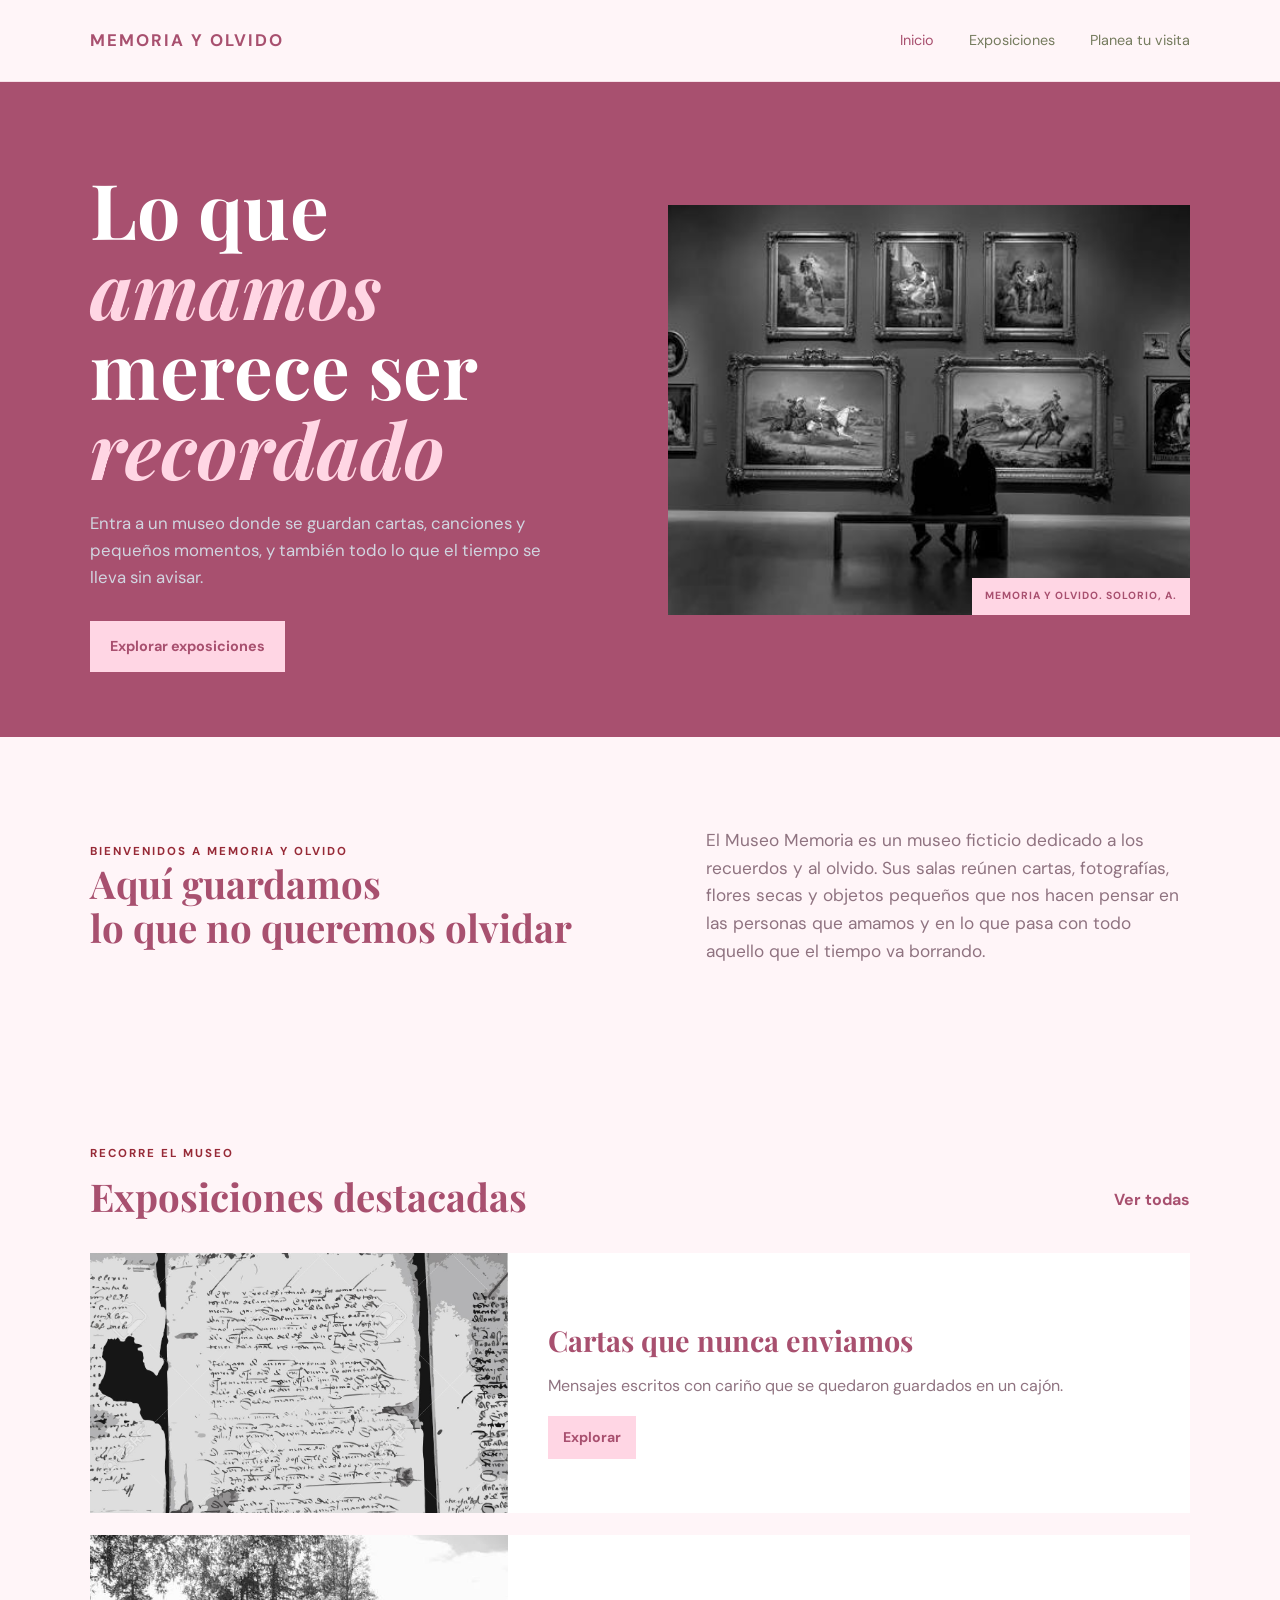
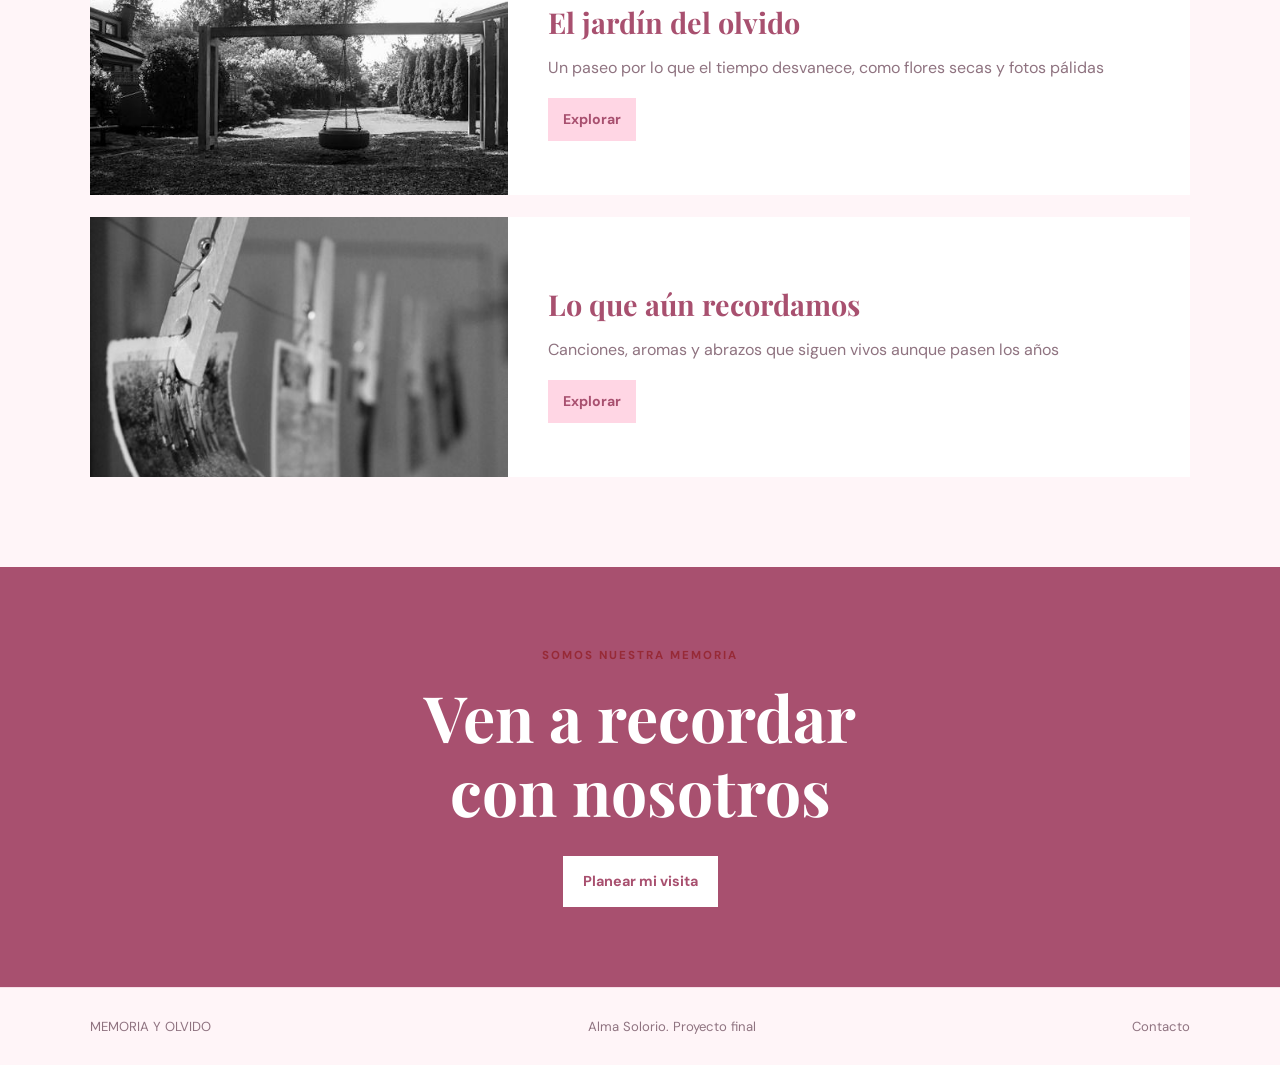
<file: index.html>
<!DOCTYPE html>
    <html lang="es">
        <head>
            <meta charset="UTF-8">
            <meta name="viewport" content="width=device-width, initial-scale=1.0">
            <title>Proyecto Programación Web</title>
            <link rel="stylesheet" href="estilos.css">
        </head>
    <body>
        <header class="encabezado">
            <a class="logo" href="index.html"> MEMORIA Y OLVIDO</a>
            <nav class="menu">
            <a class="activo" href="index.html">Inicio</a>
            <a href="exposiciones.html">Exposiciones</a>
            <a href="visita.html">Planea tu visita</a>
            </nav>
        </header>

  <main>
    <section class="portada">
      <div class="portada-contenido">
         <h1>Lo que <em>amamos</em> merece ser <em> recordado</em></h1>
        <p class="portada-texto">
          Entra a un museo donde se guardan cartas, canciones y pequeños momentos, y también todo lo que el tiempo se lleva sin avisar. </p>
        <a class="boton" href="exposiciones.html">Explorar exposiciones </a>
      </div>
      <div class="portada-imagen">
        <img src="img/portada.jpg" alt="Sala del museo con luz tenue">
        <span class="imagen-nota">MEMORIA Y OLVIDO. SOLORIO, A.</span>
      </div>
    </section>

    <section class="presentacion seccion">
      <div>
        <p class="etiqueta">BIENVENIDOS A MEMORIA Y OLVIDO</p>
        <h2>Aquí guardamos <br> lo que no queremos olvidar</h2>
      </div>
      <p> El Museo Memoria es un museo ficticio dedicado a los recuerdos y al olvido. Sus salas reúnen cartas, fotografías, flores secas y objetos pequeños que nos hacen pensar en las personas que amamos y en lo que pasa con todo aquello que el tiempo va borrando.</p>
    </section>

    <section class="destacadas seccion">
      <div class="encabezado-seccion">
        <div><p class="etiqueta">RECORRE EL MUSEO</p><h2>Exposiciones destacadas</h2></div>
        <a class="enlace" href="exposiciones.html">Ver todas</a>
      </div>
      <div class="tarjetas">
        <article class="tarjeta">
          <img src="img/cartas-antiguas.jpg" alt="Cartas antiguas atadas con un listón">
          <div class="tarjeta-info">
            <h3>Cartas que nunca enviamos</h3>
            <p>Mensajes escritos con cariño que se quedaron guardados en un cajón.</p>
            <a href="galeria1.html">Explorar </a>
         </div>
        </article>

        <article class="tarjeta">
          <img src="img/img1.jpg" alt="Flores y pasto en un jardín">
          <div class="tarjeta-info">
            <h3>El jardín del olvido</h3>
            <p> Un paseo por lo que el tiempo desvanece, como flores secas y fotos pálidas</p>
            <a href="galeria2.html">Explorar </a>
          </div>
        </article>

        <article class="tarjeta">
          <img src="img/recuerdos.jpg" alt="Disco de vinilo y objetos de recuerdo">
          <div class="tarjeta-info">
            <h3>Lo que aún recordamos</h3>
            <p> Canciones, aromas y abrazos que siguen vivos aunque pasen los años</p>
            <a href="galeria3.html">Explorar </a>
          </div>
        </article>
      </div>
    </section>

    <section class="franja">
      <p class="etiqueta">SOMOS NUESTRA MEMORIA</p>
      <h2>Ven a recordar<br>con nosotros</h2>
      <a class="boton boton-claro" href="visita.html">Planear mi visita</a>
    </section>
  </main>

    <footer class="pie">
      <p>MEMORIA Y OLVIDO</p>
        <p> Alma Solorio. Proyecto final</p>
        <a href="visita.html#contacto">Contacto</a>
    </footer>

    </body>
</html>
</file>
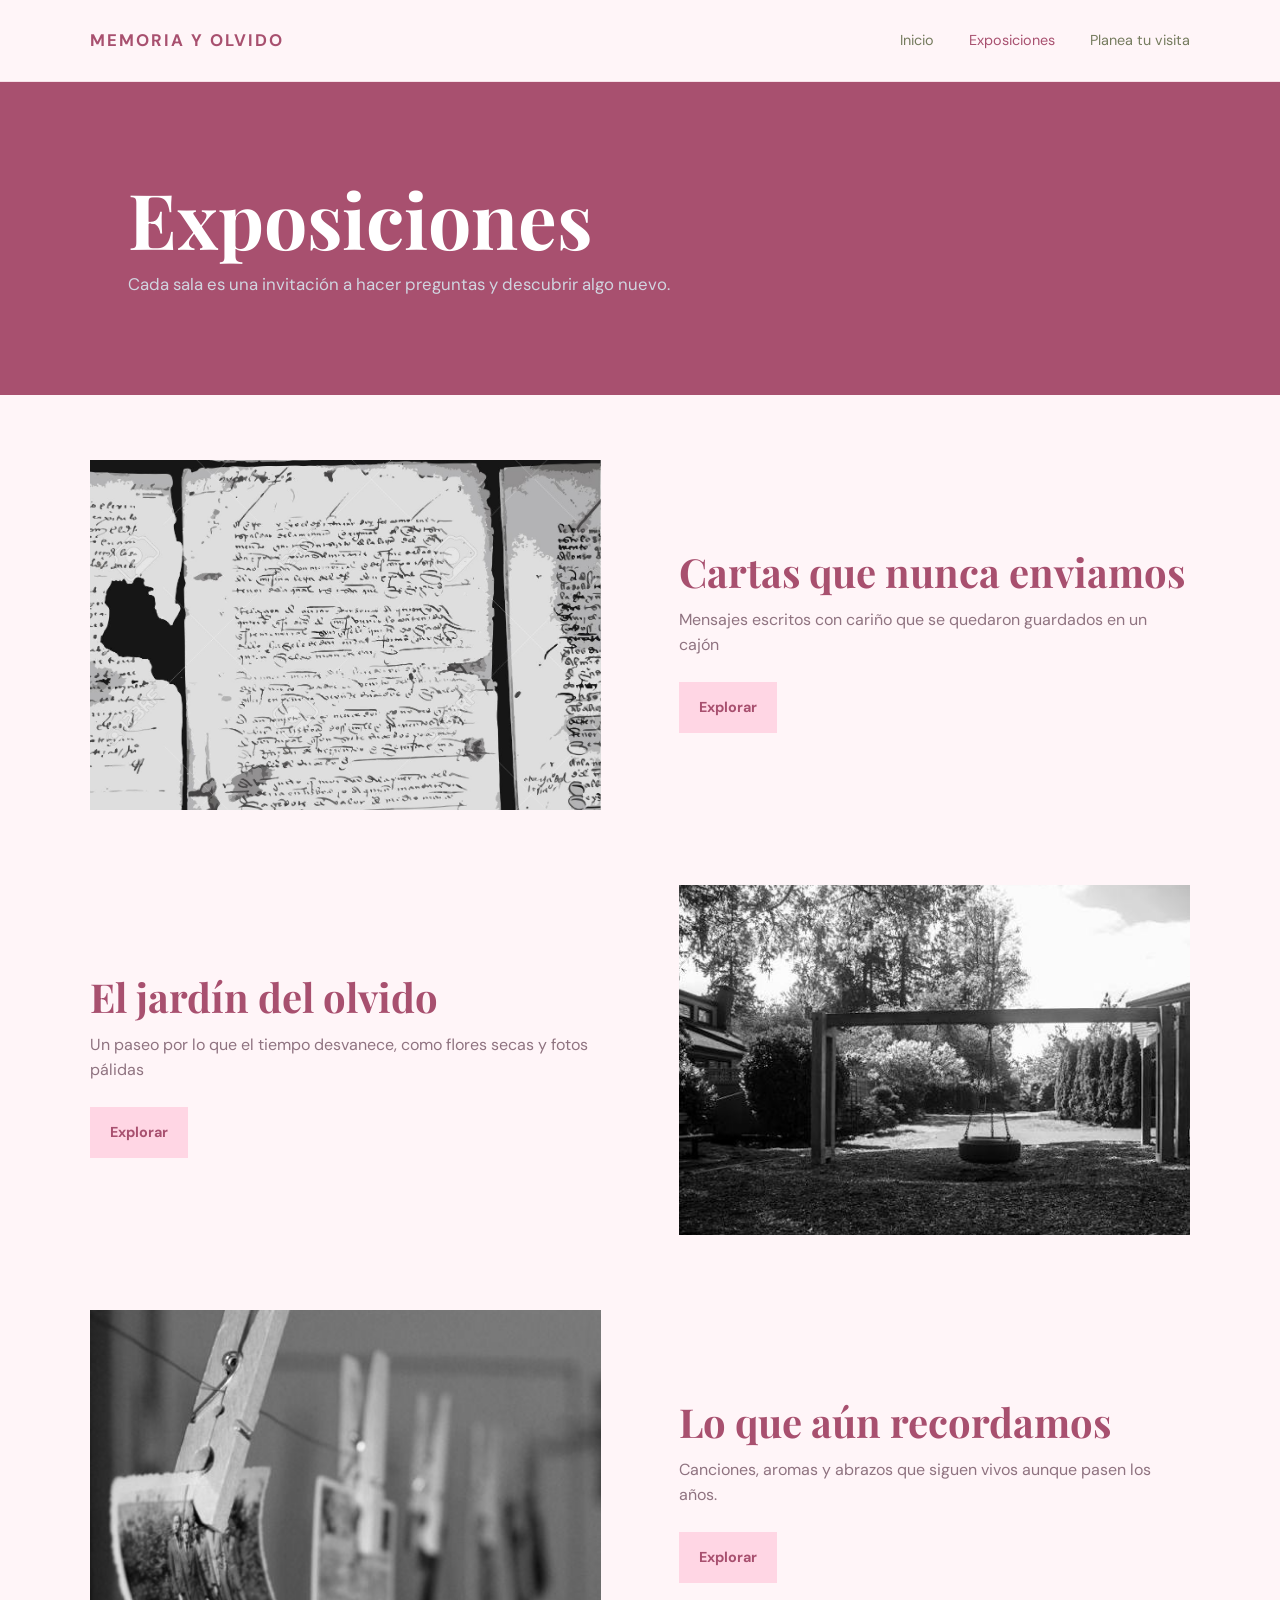
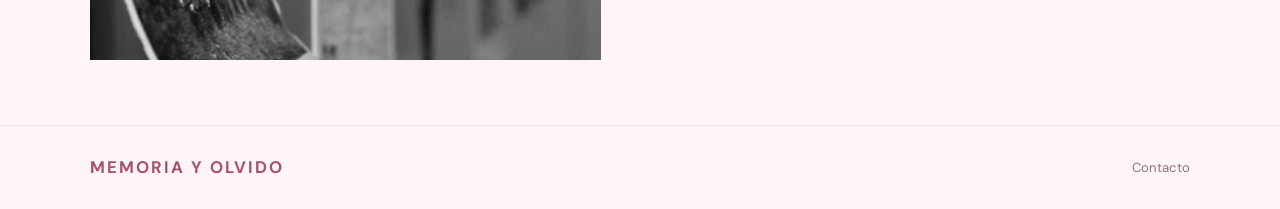
<file: exposiciones.html>
<!DOCTYPE html>
  <html lang="es">
    <head>
      <meta charset="UTF-8">
      <meta name="viewport" content="width=device-width, initial-scale=1.0">
      <title>Exposiciones</title>
      <link rel="stylesheet" href="estilos.css">
    </head>

  <body>

  <header class="encabezado">
    <a class="logo" href="index.html"> MEMORIA Y OLVIDO</a>
    <nav class="menu">
      <a href="index.html">Inicio</a>
      <a class="activo" href="exposiciones.html">Exposiciones</a>
      <a href="visita.html">Planea tu visita</a>
    </nav>
  </header>

  <main>
    <section class="portada-interior">
      <h1>Exposiciones</h1>
      <p>Cada sala es una invitación a hacer preguntas y descubrir algo nuevo.</p>
    </section>

    <section class="lista-exposiciones seccion">
      <article class="exposicion">
        <img src="img/cartas-antiguas.jpg" alt="Cartas antiguas atadas con un listón">
        <div>
          <h2>Cartas que nunca enviamos</h2>
          <p>Mensajes escritos con cariño que se quedaron guardados en un cajón</p>
          <a class="boton" href="galeria1.html">Explorar </a>
        </div>
      </article>

      <article class="exposicion exposicion-inversa">
        <img src="img/img1.jpg" alt="Flores y pasto en un jardín">
        <div>
          <h2>El jardín del olvido</h2>
          <p>Un paseo por lo que el tiempo desvanece, como flores secas y fotos pálidas</p>
          <a class="boton" href="galeria2.html">Explorar </a>
        </div>
      </article>

      <article class="exposicion">
        <img src="img/recuerdos.jpg" alt="Disco de vinilo y objetos de recuerdo">
        <div>
          <h2>Lo que aún recordamos</h2>
          <p> Canciones, aromas y abrazos que siguen vivos aunque pasen los años.</p>
          <a class="boton" href="galeria3.html">Explorar </a>
        </div>
      </article>
    </section>

  </main>

    <footer class="pie">
      <a class="logo" href="index.html">MEMORIA Y OLVIDO</a>
      <a href="visita.html#contacto">Contacto</a>
    </footer>
  
  </body>
</html>
</file>
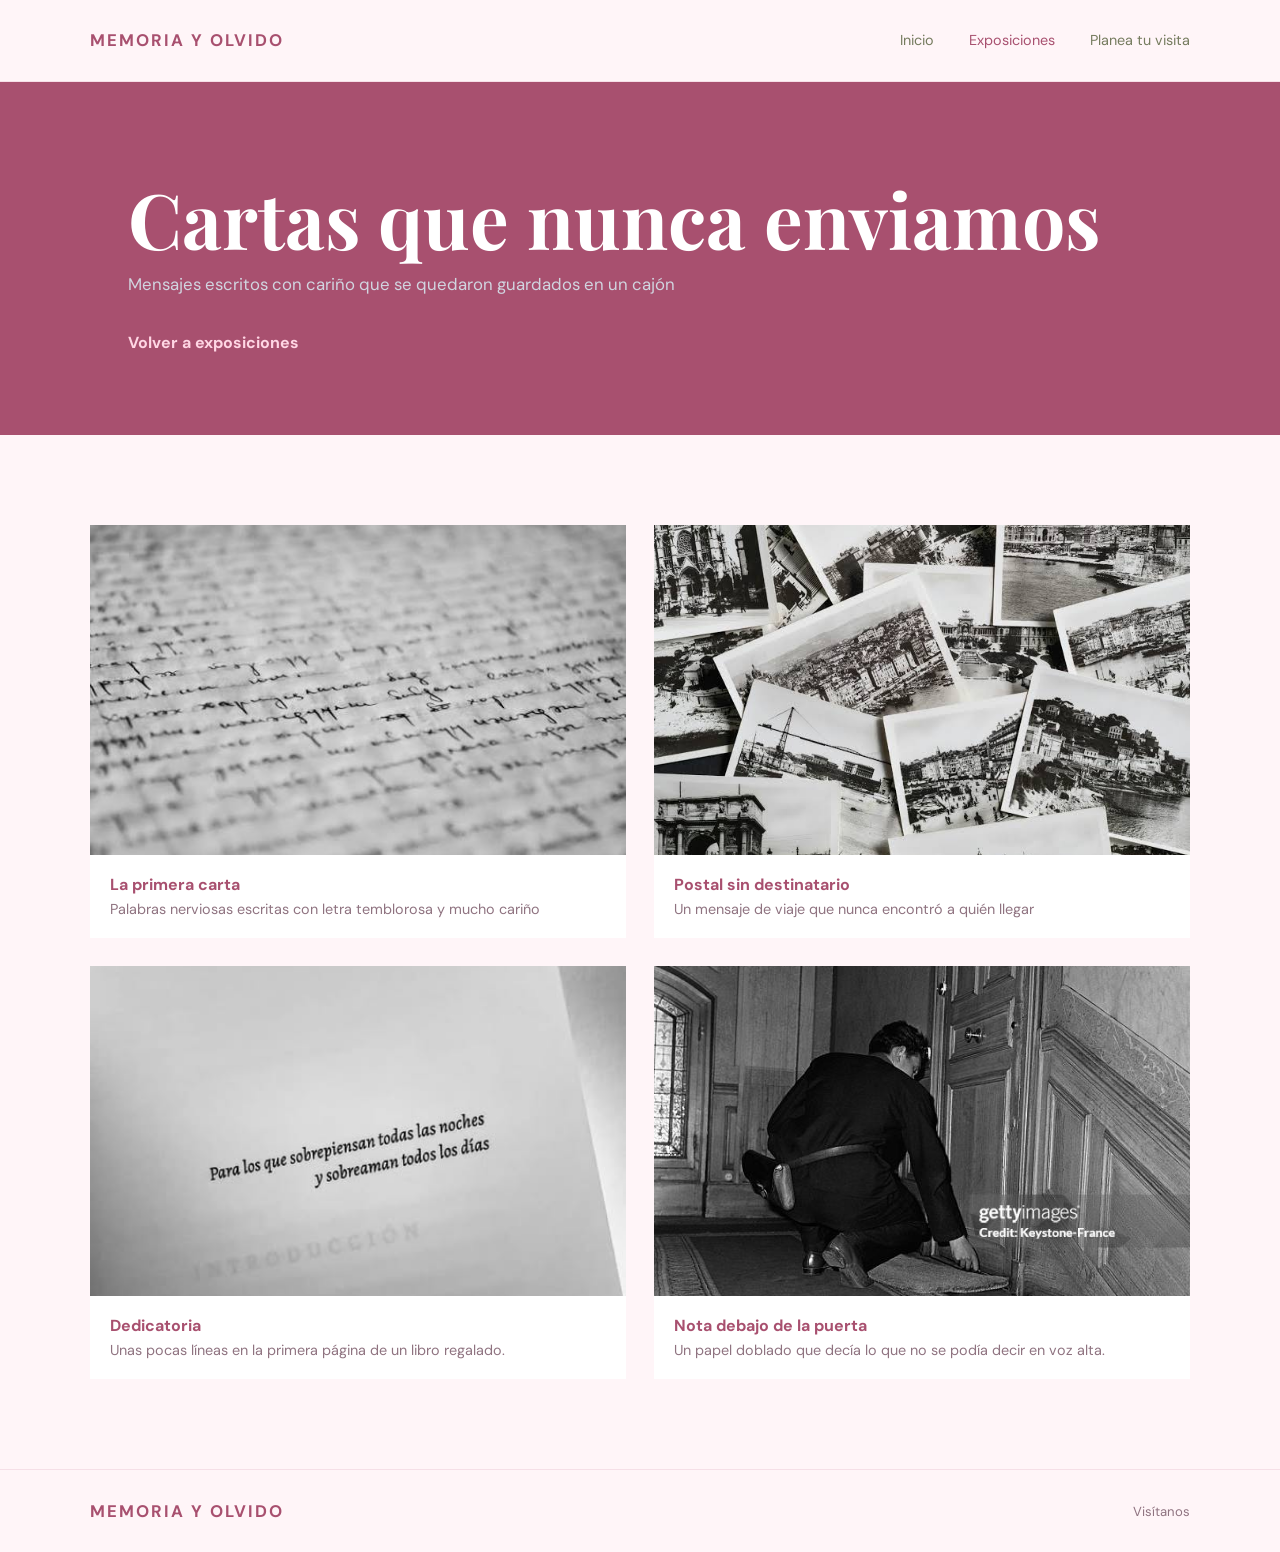
<file: galeria1.html>
<!DOCTYPE html>
    <html lang="es">
        <head>
            <meta charset="UTF-8">
            <meta name="viewport" content="width=device-width, initial-scale=1.0">
            <title>Galería: Cartas que nunca enviamos</title>
            <link rel="stylesheet" href="estilos.css">
        </head>
    <body>
        <header class="encabezado">
            <a class="logo" href="index.html">MEMORIA Y OLVIDO</a>
            <nav class="menu">
                <a href="index.html">Inicio</a>
                <a class="activo" href="exposiciones.html">Exposiciones</a>
                <a href="visita.html">Planea tu visita</a>
            </nav>
        </header>

    <main>
        <section class="portada-interior">
            <h1>Cartas que nunca enviamos</h1>
            <p>Mensajes escritos con cariño que se quedaron guardados en un cajón</p>
            <a class="enlace" href="exposiciones.html"> Volver a exposiciones</a>
        </section>

    <section class="galeria seccion">
    <figure>
        <img src="img/carta-primera.jpg" alt="Una carta escrita a mano"><figcaption>
        <strong>La primera carta</strong>
        <br> Palabras nerviosas escritas con letra temblorosa y mucho cariño</figcaption>
    </figure>

     <figure>
        <img src="img/postal.jpg" alt="Postal antigua sin destinatario"><figcaption>
        <strong>Postal sin destinatario</strong>
        <br> Un mensaje de viaje que nunca encontró a quién llegar</figcaption>
    </figure>

     <figure>
        <img src="img/dedicatoria.jpg" alt="Libro abierto con una dedicatoria"><figcaption>
        <strong>Dedicatoria</strong>
        <br> Unas pocas líneas en la primera página de un libro regalado.</figcaption>
    </figure>

     <figure>
        <img src="img/nota-puerta.jpg" alt="Papel doblado debajo de una puerta"><figcaption>
        <strong>Nota debajo de la puerta</strong>
        <br>Un papel doblado que decía lo que no se podía decir en voz alta.</figcaption>
    </figure>

     </section>
</main>

<footer class="pie">
    <a class="logo" href="index.html">MEMORIA Y OLVIDO</a>
    <a href="visita.html">Visítanos</a>
</footer>
</body>
</html>
</file>
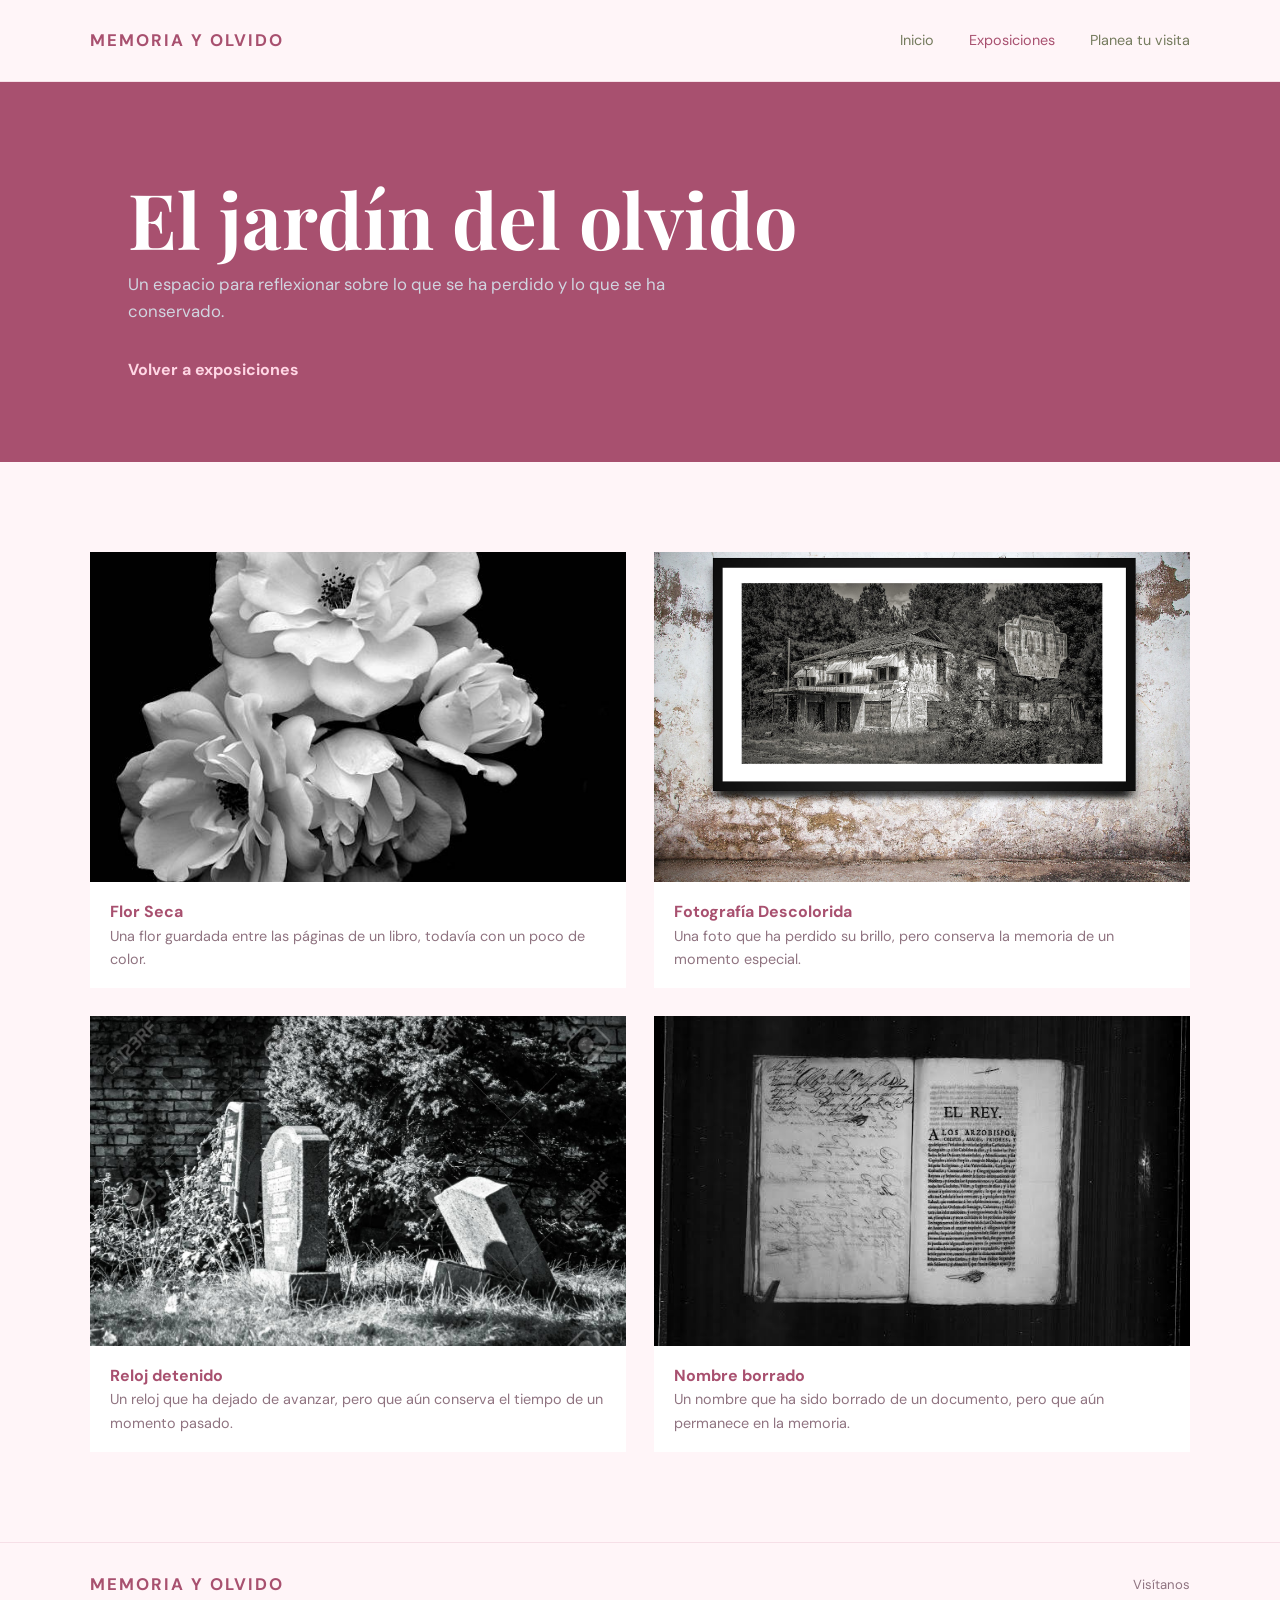
<file: galeria2.html>
<!DOCTYPE html>
<html lang="es">

<head>
    <meta charset="UTF-8">
    <meta name="viewport" content="width=device-width, initial-scale=1.0">
    <title>Galería: El jardín del olvido</title>
    <link rel="stylesheet" href="estilos.css">
</head>

<body>
    <header class="encabezado">
        <a class="logo" href="index.html">MEMORIA Y OLVIDO</a>
        <nav class="menu">
            <a href="index.html">Inicio</a>
            <a class="activo" href="exposiciones.html">Exposiciones</a>
            <a href="visita.html">Planea tu visita</a>
        </nav>
    </header>

    <main>
        <section class="portada-interior">
            <h1>El jardín del olvido</h1>
            <p>Un espacio para reflexionar sobre lo que se ha perdido y lo que se ha conservado.</p>
            <a class="enlace" href="exposiciones.html">Volver a exposiciones</a>
        </section>

        <section class="galeria seccion">
            <figure>
                <img src="img/flor-seca.jpg" alt="Flor seca entre las páginas de un libro">
                <figcaption>
                    <strong>Flor Seca</strong>
                    <br> Una flor guardada entre las páginas de un libro, todavía con un poco de color.                </figcaption>
            </figure>

            <figure>
                <img src="img/foto-descolorida.jpg" alt="Fotografía antigua descolorida">
                <figcaption>
                    <strong>Fotografía Descolorida</strong>
                    <br> Una foto que ha perdido su brillo, pero conserva la memoria de un momento especial.
                </figcaption>
            </figure>

            <figure>
                <img src="img/reloj-detenido.jpg" alt="Reloj antiguo detenido">
                <figcaption>
                    <strong>Reloj detenido</strong>
                    <br> Un reloj que ha dejado de avanzar, pero que aún conserva el tiempo de un momento pasado.
                </figcaption>
            </figure>

            <figure>
                <img src="img/nombre-borrado.jpg" alt="Documento con un nombre borrado">
                <figcaption>
                    <strong>Nombre borrado</strong>
                    <br> Un nombre que ha sido borrado de un documento, pero que aún permanece en la memoria.
                </figcaption>
            </figure>
        </section>
    </main>

    <footer class="pie">
        <a class="logo" href="index.html">MEMORIA Y OLVIDO</a>
        <a href="visita.html">Visítanos</a>
    </footer>
</body>

</html>
</file>
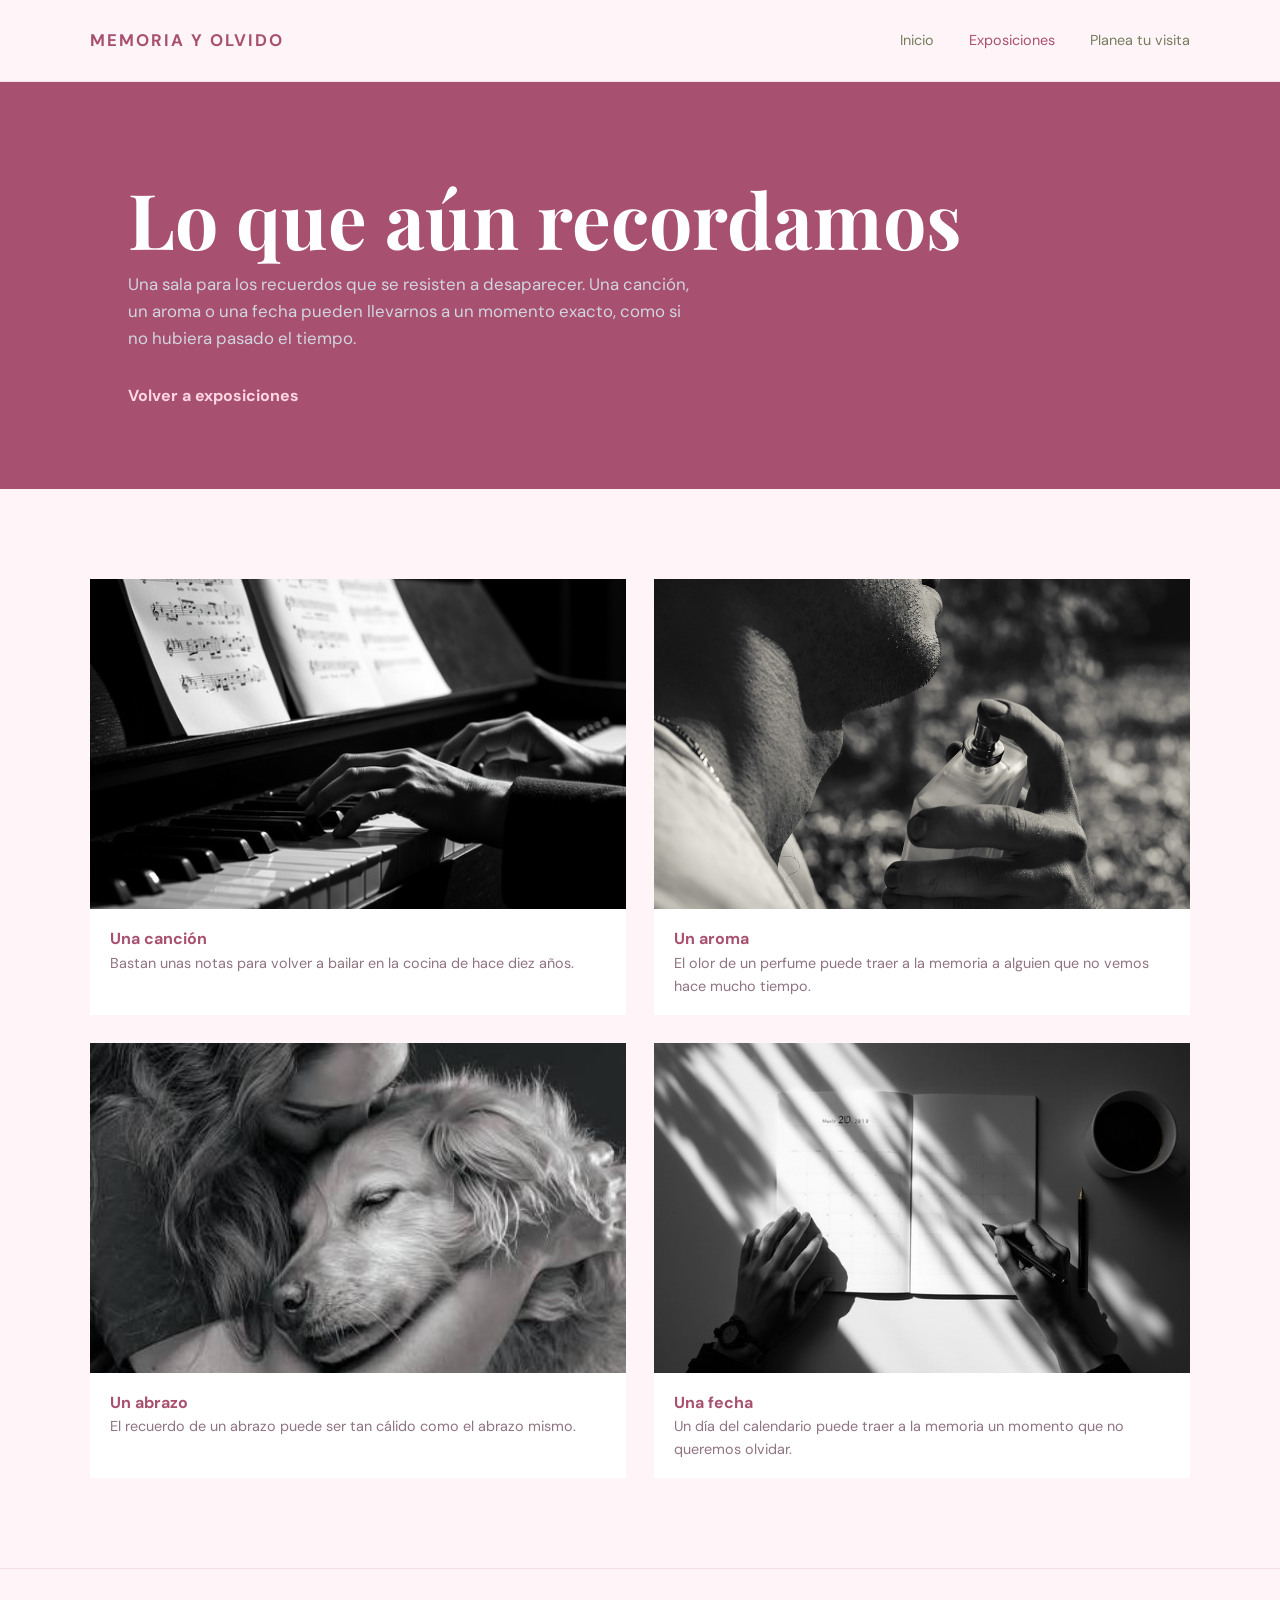
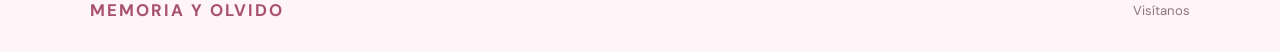
<file: galeria3.html>
<!DOCTYPE html>
<html lang="es">

<head>
    <meta charset="UTF-8">
    <meta name="viewport" content="width=device-width, initial-scale=1.0">
    <title>Galería: Lo que aún recordamos</title>
    <link rel="stylesheet" href="estilos.css">
</head>

<body>

    <header class="encabezado">
        <a class="logo" href="index.html">MEMORIA Y OLVIDO</a>

        <nav class="menu">
            <a href="index.html">Inicio</a>
            <a class="activo" href="exposiciones.html">Exposiciones</a>
            <a href="visita.html">Planea tu visita</a>
        </nav>
    </header>

    <main>

        <section class="portada-interior">

            <h1>Lo que aún recordamos</h1>
            <p> Una sala para los recuerdos que se resisten a desaparecer. Una canción, un aroma o una fecha pueden llevarnos a un momento exacto, como si no hubiera pasado el tiempo.</p>
            <a class="enlace" href="exposiciones.html"> Volver a exposiciones</a>
        </section>

        <section class="galeria seccion">

            <figure>
                <img src="img/cancion.jpg" alt="Disco de vinilo girando">
                <figcaption>
                    <strong>Una canción</strong>
                    <br>Bastan unas notas para volver a bailar en la cocina de hace diez años.
                </figcaption>
            </figure>

            <figure>
                <img src="img/aroma.jpg" alt="Frasco de perfume">
                <figcaption>
                    <strong>Un aroma</strong>
                    <br>El olor de un perfume puede traer a la memoria a alguien que no vemos hace mucho tiempo.
                </figcaption>
            </figure>

            <figure>
                <img src="img/abrazo.jpg" alt="Dos personas abrazándose">
                <figcaption>
                    <strong>Un abrazo</strong>
                    <br>El recuerdo de un abrazo puede ser tan cálido como el abrazo mismo.
                </figcaption>
            </figure>

            <figure>
                <img src="img/calendario.jpg" alt="Calendario con una fecha marcada">
                <figcaption>
                    <strong>Una fecha</strong>
                    <br>Un día del calendario puede traer a la memoria un momento que no queremos olvidar.
                </figcaption>
            </figure>
        </section>

    </main>

    <footer class="pie">
        <a class="logo" href="index.html">MEMORIA Y OLVIDO</a>
        <a href="visita.html">Visítanos</a>
    </footer>

</body>
</html>
</file>
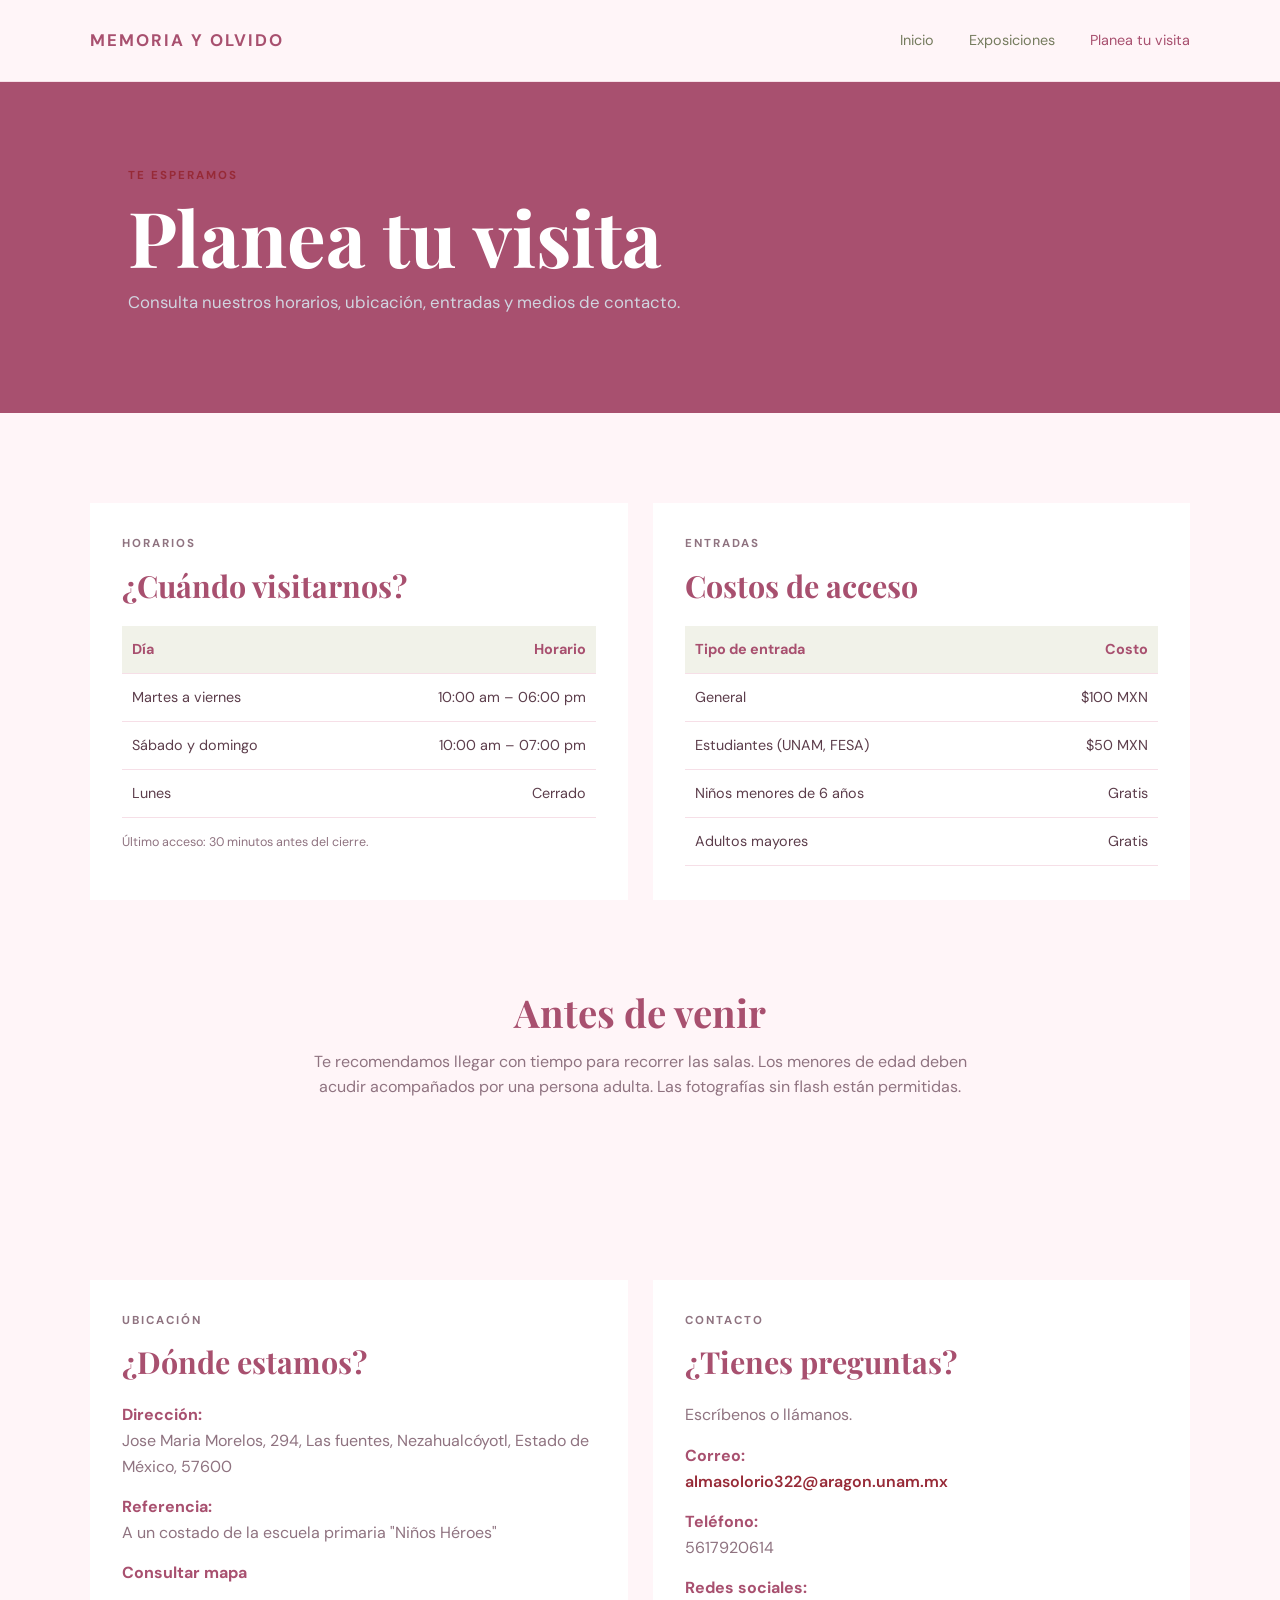
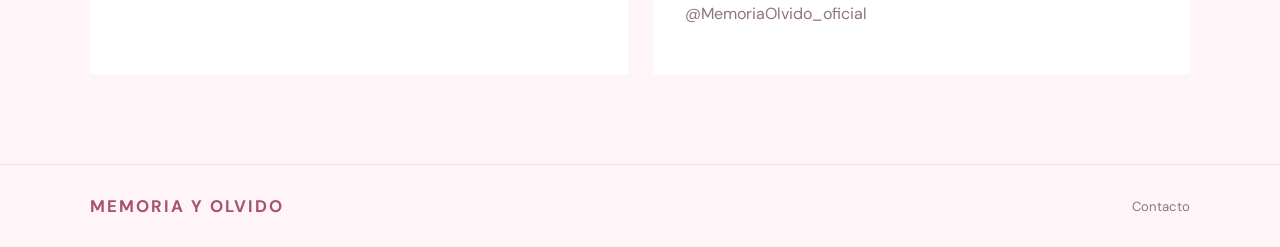
<file: visita.html>
<!DOCTYPE html>
<html lang="es">

<head>
    <meta charset="UTF-8">
    <meta name="viewport" content="width=device-width, initial-scale=1.0">
    <title>Planea tu visita </title>
    <link rel="stylesheet" href="estilos.css">
</head>

<body>
    <header class="encabezado">
        <a class="logo" href="index.html">MEMORIA Y OLVIDO</a>
        <nav class="menu">
            <a href="index.html">Inicio</a>
            <a href="exposiciones.html">Exposiciones</a>
            <a class="activo" href="visita.html">Planea tu visita</a>
        </nav>
    </header>

    <main>
        <section class="portada-interior">
            <p class="etiqueta">TE ESPERAMOS</p>
            <h1>Planea tu visita</h1>
            <p>Consulta nuestros horarios, ubicación, entradas y medios de contacto.</p>
        </section>

        <section class="datos-visita seccion">
            <article class="ficha">
                <p class="etiqueta">HORARIOS</p>
                <h2>¿Cuándo visitarnos?</h2>
                <table>
                    <thead>
                        <tr>
                            <th>Día</th>
                            <th>Horario</th>
                        </tr>
                    </thead>
                    <tbody>
                        <tr>
                            <td>Martes a viernes</td>
                            <td>10:00 am – 06:00 pm</td>
                        </tr>
                        <tr>
                            <td>Sábado y domingo</td>
                            <td>10:00 am – 07:00 pm</td>
                        </tr>
                        <tr>
                            <td>Lunes</td>
                            <td>Cerrado</td>
                        </tr>
                    </tbody>
                </table>
                <p class="nota">Último acceso: 30 minutos antes del cierre.</p>
            </article>

            <article class="ficha">
                <p class="etiqueta">ENTRADAS</p>
                <h2>Costos de acceso</h2>
                <table>
                    <thead>
                        <tr>
                            <th>Tipo de entrada</th>
                            <th>Costo</th>
                        </tr>
                    </thead>
                    <tbody>
                        <tr>
                            <td>General</td>
                            <td>$100 MXN</td>
                        </tr>
                        <tr>
                            <td>Estudiantes (UNAM, FESA)</td>
                            <td>$50 MXN</td>
                        </tr>
                        <tr>
                            <td>Niños menores de 6 años</td>
                            <td>Gratis</td>
                        </tr>
                        <tr>
                            <td>Adultos mayores</td>
                            <td>Gratis</td>
                        </tr>
                    </tbody>
                </table>
            </article>
        </section>

        <section class="aviso seccion" style="text-align: center;">
            <h2>Antes de venir</h2>
            <p style="margin-left: auto; margin-right: auto;">Te recomendamos llegar con tiempo para recorrer las salas. Los menores de edad deben acudir acompañados por una persona adulta. Las fotografías sin flash están permitidas.</p>
        </section>

        <section class="datos-visita seccion">
            <article class="ficha">
                <p class="etiqueta">UBICACIÓN</p>
                <h2>¿Dónde estamos?</h2>
                <p>
                    <strong>Dirección:</strong>
                    <br> Jose Maria Morelos, 294, Las fuentes, Nezahualcóyotl, Estado de México, 57600
                </p>
                <p>
                    <strong>Referencia:</strong>
                    <br> A un costado de la escuela primaria "Niños Héroes"
                </p>
                <a class="enlace" href="https://share.google/sugJ0dqL1CU2FPkge" target="_blank" rel="noopener">Consultar mapa </a>
            </article>

            <article class="ficha" id="contacto">
                <p class="etiqueta">CONTACTO</p>
                <h2>¿Tienes preguntas?</h2>
                <p>Escríbenos o llámanos.</p>
                <p>
                    <strong>Correo:</strong>
                    <br>
                    <a href="mailto:almasolorio322@aragon.unam.mx">almasolorio322@aragon.unam.mx</a>
                </p>
                <p>
                    <strong>Teléfono:</strong>
                    <br>
                    5617920614
                </p>
                <p>
                    <strong>Redes sociales:</strong>
                    <br>
                    @MemoriaOlvido_oficial
                </p>
            </article>
        </section>
    </main>

    <footer class="pie">
        <a class="logo" href="index.html">MEMORIA Y OLVIDO</a>
        <a href="#contacto">Contacto</a>
    </footer>
</body>

</html>
</file>
<file: estilos.css>
@import url('https://fonts.googleapis.com/css2?family=DM+Sans:wght@400;500;600;700&family=Playfair+Display:ital,wght@0,600;0,700;1,600;1,700&display=swap');

:root {
    --fondo: #fff5f8; 
    --texto: #5c3d4b;    
    --vino: #a8506f;     
    --acento: #ffd6e4;   
    --gris: #8f7380;     
    --blanco: #fff;
    --linea: #f6dfe7;   
}

* {
    box-sizing: border-box;
    margin: 0;
    padding: 0;
}

html {
    scroll-behavior: smooth;
}

body {
    font-family: 'DM Sans', sans-serif;
    background: var(--fondo);
    color: var(--texto);
    line-height: 1.6;
}

a {
    color: inherit;
    text-decoration: none;
}

.encabezado {
    height: 82px;
    padding: 0 7%;
    display: flex;
    align-items: center;
    justify-content: space-between;
    background: var(--fondo);
    border-bottom: 1px solid var(--linea);
}

.logo {
    font-size: 1.05rem;
    font-weight: 700;
    letter-spacing: 2px;
    color: var(--vino);
}

.icono-logo {
    color: #972a37;
    font-size: 1.4rem;
    margin-right: 7px;
}

.menu {
    display: flex;
    gap: 35px;
}

.menu a {
    font-size: .9rem;
    color: #757b5e;
    padding: 9px 0;
}

.menu a:hover,
.menu a.activo {
    color: var(--vino);
}

.portada {
    min-height: 570px;
    background: var(--vino);
    color: white;
    display: grid;
    grid-template-columns: 1fr 1fr;
    align-items: center;
    padding: 65px 7%;
    gap: 55px;
}

.portada-contenido {
    max-width: 560px;
}

.etiqueta,
.numero {
    font-size: .72rem;
    letter-spacing: 2px;
    font-weight: 700;
    color: #972a37;
}

.portada h1,
.portada-interior h1 {
    font-family: 'Playfair Display', serif;
    font-size: clamp(3.2rem, 6vw, 5.5rem);
    line-height: 1.04;
    margin: 22px 0;
}

.portada h1 em {
    color: var(--acento);
}

.portada-texto {
    color: #d1d5e0;
    max-width: 470px;
    font-size: 1.05rem;
    margin-bottom: 30px;
}

.boton {
    display: inline-flex;
    gap: 30px;
    align-items: center;
    background: var(--acento);
    color: var(--vino);
    padding: 14px 20px;
    font-weight: 700;
    font-size: .9rem;
    transition: .2s;
}

.boton span {
    font-size: 1.25rem;
}

.boton-claro {
    background: white;
}

.portada-imagen {
    height: 410px;
    position: relative;
}

.portada-imagen img {
    width: 100%;
    height: 100%;
    object-fit: cover;
}

.imagen-nota {
    position: absolute;
    bottom: 0;
    right: 0;
    background: var(--acento);
    color: var(--vino);
    font-size: .65rem;
    font-weight: 700;
    letter-spacing: 1px;
    padding: 10px 13px;
}

.seccion {
    padding: 90px 7%;
}

.presentacion {
    display: grid;
    grid-template-columns: 1fr 1fr;
    gap: 12%;
    align-items: center;
}

h2 {
    font-family: 'Playfair Display', serif;
    font-size: clamp(2rem, 3vw, 3rem);
    line-height: 1.15;
    color: var(--vino);
}

.presentacion p:last-child {
    font-size: 1.08rem;
    color: var(--gris);
    max-width: 570px;
}

.encabezado-seccion {
    display: flex;
    justify-content: space-between;
    align-items: end;
    margin-bottom: 35px;
}

.encabezado-seccion h2 {
    margin-top: 10px;
}

.enlace {
    font-weight: 700;
    color: var(--vino);
    padding-bottom: 5px;
}

.enlace span {
    margin-left: 12px;
}

.tarjetas {
    display: flex;
    flex-direction: column;
    gap: 22px;
}

.tarjeta {
    background: white;
    display: flex;
    align-items: stretch;
    width: 100%;
}

.tarjeta img {
    width: 38%;
    height: 260px;
    object-fit: cover;
    display: block;
}

.tarjeta-info {
    padding: 30px 40px;
    display: flex;
    flex-direction: column;
    justify-content: center;
}

.tarjeta-info h3 {
    font-family: 'Playfair Display', serif;
    font-size: 1.8rem;
    color: var(--vino);
    margin: 10px 0;
}

.tarjeta-info p {
    color: var(--gris);
    font-size: 1rem;
    max-width: 600px;
    margin-bottom: 18px;
}

.tarjeta-info a {
    font-size: .88rem;
    font-weight: 700;
    color: #a8506f;
    background: var(--acento);
    width: fit-content;
    display: inline-block;
    padding: 10px 15px;
}

.franja {
    background: var(--vino);
    color: white;
    text-align: center;
    padding: 80px 20px;
}

.franja h2 {
    color: white;
    font-size: clamp(2.5rem, 5vw, 4rem);
    margin: 15px 0 28px;
}

.pie {
    padding: 28px 7%;
    display: flex;
    align-items: center;
    justify-content: space-between;
    gap: 20px;
    border-top: 1px solid var(--linea);
    font-size: .82rem;
    color: var(--gris);
}

.pie p {
    margin: 0;
}

.portada-interior {
    background: var(--vino);
    color: white;
    padding: 85px 10% 75px;
}

.portada-interior h1 {
    font-size: clamp(3rem, 6vw, 5rem);
    margin: 12px 0;
}

.portada-interior > p:not(.etiqueta) {
    color: #d1d5e0;
    max-width: 570px;
    font-size: 1.05rem;
    margin-bottom: 22px;
}

.portada-interior .enlace {
    color: var(--acento);
    display: inline-block;
    margin-top: 10px;
}

.lista-exposiciones {
    padding-top: 65px;
    padding-bottom: 65px;
}

.exposicion {
    display: grid;
    grid-template-columns: 1fr 1fr;
    gap: 7%;
    align-items: center;
    margin-bottom: 75px;
}

.exposicion:last-child {
    margin-bottom: 0;
}

.exposicion img {
    width: 100%;
    height: 350px;
    object-fit: cover;
}

.exposicion h2 {
    font-size: 2.5rem;
    margin: 12px 0;
}

.exposicion p {
    color: var(--gris);
    margin-bottom: 24px;
    max-width: 540px;
}

.exposicion-inversa img {
    order: 2;
}

.galeria {
    display: grid;
    grid-template-columns: repeat(2, 1fr);
    gap: 28px;
}

.galeria figure {
    background: white;
}

.galeria img {
    width: 100%;
    height: 330px;
    object-fit: cover;
    display: block;
}

.galeria figcaption {
    padding: 17px 20px;
    color: var(--gris);
    font-size: .9rem;
}

.galeria figcaption strong {
    color: var(--vino);
    font-size: 1rem;
}

.datos-visita {
    display: grid;
    grid-template-columns: repeat(2, 1fr);
    gap: 25px;
}

.ficha {
    background: white;
    padding: 32px;
}

.ficha h2 {
    font-size: 1.9rem;
    margin: 12px 0 22px;
}

.ficha p {
    color: var(--gris);
    margin-bottom: 15px;
}

.ficha strong {
    color: var(--vino);
}

.ficha a:not(.enlace) {
    color: #972a37;
    font-weight: 600;
}

table {
    width: 100%;
    border-collapse: collapse;
    text-align: left;
    font-size: .9rem;
}

th {
    color: var(--vino);
    font-weight: 700;
    background: #f1f2e9;
}

th,
td {
    padding: 12px 10px;
    border-bottom: 1px solid var(--linea);
}

td:last-child,
th:last-child {
    text-align: right;
    white-space: nowrap;
}

.nota {
    font-size: .78rem;
    margin-top: 15px;
}

.aviso {
    padding-top: 0;
}

.aviso p {
    color: var(--gris);
    max-width: 700px;
    margin-top: 15px;
}

@media (max-width: 800px) {

    .encabezado {
        height: auto;
        min-height: 75px;
        padding: 18px 5%;
        align-items: flex-start;
        gap: 15px;
        flex-direction: column;
    }

    .menu {
        gap: 20px;
        flex-wrap: wrap;
    }

    .portada {
        grid-template-columns: 1fr;
        padding: 55px 7%;
        gap: 35px;
    }

    .portada-imagen {
        height: 300px;
    }

    .presentacion {
        grid-template-columns: 1fr;
        gap: 25px;
    }

    .exposicion {
        grid-template-columns: 1fr;
        gap: 25px;
    }

    .exposicion-inversa img {
        order: 0;
    }

    .datos-visita {
        grid-template-columns: 1fr;
    }

    .pie {
        flex-wrap: wrap;
    }
}

@media (max-width: 560px) {

    .galeria {
        grid-template-columns: 1fr;
    }

    .tarjeta {
        flex-direction: column;
    }

    .tarjeta img {
        width: 100%;
        height: 220px;
    }

    .tarjeta-info {
        padding: 22px;
    }

    .seccion {
        padding: 60px 6%;
    }

    .portada-interior {
        padding: 65px 6%;
    }

    .galeria img {
        height: 260px;
    }

    .exposicion img {
        height: 260px;
    }

    .encabezado-seccion {
        align-items: flex-start;
        gap: 20px;
        flex-direction: column;
    }

    .ficha {
        padding: 23px 18px;
        overflow-x: auto;
    }

    th,
    td {
        padding: 10px 7px;
        font-size: .8rem;
    }

}
</file>
